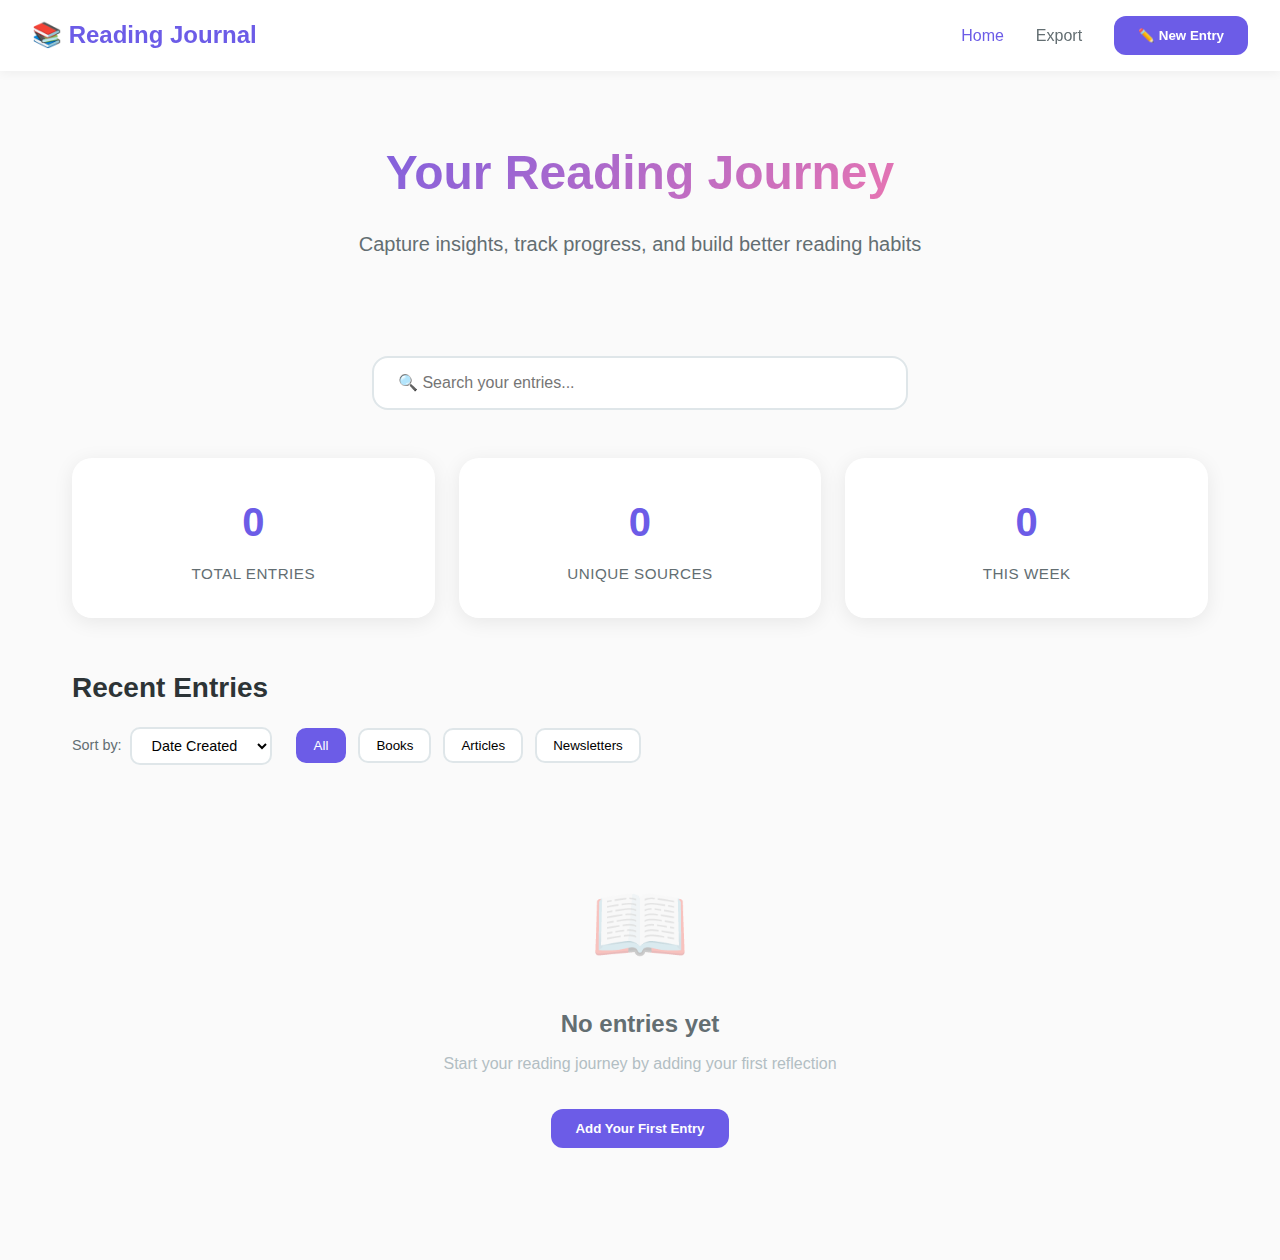
<file: Recently read/frontend/index.html>
<!DOCTYPE html>
<html lang="en">
<head>
    <meta charset="UTF-8">
    <meta name="viewport" content="width=device-width, initial-scale=1.0">
    <title>Reading Journal</title>
    <link rel="stylesheet" href="css/modern-styles.css">
</head>
<body>
    <!-- Header -->
    <header class="header">
        <div class="logo">
            📚 Reading Journal
        </div>
        <nav class="nav">
            <a class="nav-link active" data-view="home">Home</a>
            <a class="nav-link" data-view="export">Export</a>
            <button class="btn-new-entry" id="newEntryBtn">
                ✏️ New Entry
            </button>
        </nav>
    </header>

    <!-- Main Content -->
    <main id="mainContent">
        <!-- Home View -->
        <div id="homeView" class="view active">
        <!-- Hero -->
        <section class="hero">
            <h1>Your Reading Journey</h1>
            <p>Capture insights, track progress, and build better reading habits</p>
        </section>

        <!-- Search -->
        <div class="search-container">
            <input type="text" 
                   class="search-box" 
                   id="searchBox"
                   placeholder="🔍 Search your entries...">
        </div>

        <!-- Stats -->
        <div class="stats-grid">
            <div class="stat-card">
                <div class="stat-number" id="totalEntries">0</div>
                <div class="stat-label">Total Entries</div>
            </div>
            <div class="stat-card">
                <div class="stat-number" id="uniqueSources">0</div>
                <div class="stat-label">Unique Sources</div>
            </div>
            <div class="stat-card">
                <div class="stat-number" id="thisWeek">0</div>
                <div class="stat-label">This Week</div>
            </div>
        </div>

        <!-- Entries Section -->
        <section class="entries-section">
            <div class="section-header">
                <h2 class="section-title">Recent Entries</h2>
                <div class="header-controls">
                    <div class="sort-toggle">
                        <label class="toggle-label">Sort by:</label>
                        <select id="sortToggle" class="sort-select">
                            <option value="created">Date Created</option>
                            <option value="edited">Last Edited</option>
                        </select>
                    </div>
                    <div class="filter-buttons" id="filterButtons">
                        <button class="filter-btn active" data-filter="all">All</button>
                        <button class="filter-btn" data-filter="Book">Books</button>
                        <button class="filter-btn" data-filter="Article">Articles</button>
                        <button class="filter-btn" data-filter="Newsletter">Newsletters</button>
                    </div>
                </div>
            </div>

            <div class="entries-grid" id="entriesGrid">
                <!-- Entries will be rendered here -->
            </div>
        </section>
        </div>
        <!-- End Home View -->

        <!-- Entry Detail View (Notion-like page) -->
        <div id="entryDetailView" class="view">
            <div class="detail-header">
                <button class="back-btn" id="backBtn">← Back to Entries</button>
                <div class="detail-actions">
                    <button class="btn-icon" id="detailEditBtn" title="Edit">✏️</button>
                    <button class="btn-icon" id="detailDeleteBtn" title="Delete">🗑️</button>
                </div>
            </div>

            <div class="detail-container">
                <!-- Main Content -->
                <div class="detail-main">
                    <div class="detail-title-section">
                        <div class="detail-type" id="detailType"></div>
                        <h1 class="detail-title" id="detailTitle"></h1>
                        <div class="detail-author" id="detailAuthor"></div>
                        <div class="detail-meta">
                            <span id="detailDate"></span>
                            <span id="detailEdited"></span>
                        </div>
                    </div>

                    <div class="detail-rating-section" id="ratingSection">
                        <label>Rating:</label>
                        <div class="rating-stars" id="ratingStars"></div>
                    </div>

                    <div class="detail-section">
                        <h3>Initial Reflection</h3>
                        <div class="reflection-content" id="detailReflection"></div>
                    </div>

                    <div class="detail-section">
                        <h3>Additional Notes</h3>
                        <textarea class="detail-textarea" 
                                  id="additionalNotes" 
                                  placeholder="Add more thoughts, observations, or context..."></textarea>
                    </div>

                    <div class="detail-section">
                        <h3>Key Takeaways</h3>
                        <div class="takeaways-list" id="takeawaysList"></div>
                        <div class="add-item-input">
                            <input type="text" 
                                   id="newTakeaway" 
                                   placeholder="Add a key takeaway..."
                                   class="inline-input">
                            <button class="btn-add" id="addTakeawayBtn">Add</button>
                        </div>
                    </div>

                    <div class="detail-section">
                        <h3>Related Links</h3>
                        <div class="links-list" id="linksList"></div>
                        <div class="add-link-inputs">
                            <input type="url" 
                                   id="newLinkUrl" 
                                   placeholder="URL"
                                   class="inline-input">
                            <input type="text" 
                                   id="newLinkTitle" 
                                   placeholder="Title (optional)"
                                   class="inline-input">
                            <button class="btn-add" id="addLinkBtn">Add Link</button>
                        </div>
                    </div>
                </div>

                <!-- Sidebar -->
                <div class="detail-sidebar">
                    <div class="sidebar-section">
                        <h4>Tags</h4>
                        <div class="tags-container" id="tagsContainer"></div>
                        <div class="add-item-input">
                            <input type="text" 
                                   id="newTag" 
                                   placeholder="Add tag..."
                                   class="inline-input">
                            <button class="btn-add-small" id="addTagBtn">+</button>
                        </div>
                    </div>

                    <div class="sidebar-section">
                        <h4>Progress</h4>
                        <select id="progressSelect" class="progress-select">
                            <option value="">Not started</option>
                            <option value="reading">Reading</option>
                            <option value="completed">Completed</option>
                            <option value="paused">Paused</option>
                        </select>
                    </div>

                    <div class="sidebar-section">
                        <h4>Info</h4>
                        <div class="info-item">
                            <span class="info-label">Created:</span>
                            <span id="sidebarCreated"></span>
                        </div>
                        <div class="info-item">
                            <span class="info-label">Last edited:</span>
                            <span id="sidebarEdited"></span>
                        </div>
                        <div class="info-item">
                            <span class="info-label">Edit count:</span>
                            <span id="sidebarEditCount"></span>
                        </div>
                    </div>
                </div>
            </div>
        </div>
        <!-- End Entry Detail View -->
    </main>

    <!-- Add Entry Modal -->
    <div class="modal" id="entryModal">
        <div class="modal-content">
            <div class="modal-header">
                <h2 class="modal-title" id="modalTitle">Add New Entry</h2>
                <button class="close-btn" id="closeModalBtn">✕</button>
            </div>
            <div class="modal-body">
                <form id="entryForm">
                    <input type="hidden" id="entryId">
                    
                    <!-- Step 1: Choose Media Type -->
                    <div id="step1" class="form-step active">
                        <div class="step-title">What are you reading?</div>
                        <div class="media-type-grid">
                            <div class="media-type-card" data-type="Book" onclick="app.selectMediaType('Book')">
                                <div class="media-icon">📚</div>
                                <div class="media-label">Book</div>
                            </div>
                            <div class="media-type-card" data-type="Article" onclick="app.selectMediaType('Article')">
                                <div class="media-icon">📰</div>
                                <div class="media-label">Article</div>
                            </div>
                            <div class="media-type-card" data-type="Newsletter" onclick="app.selectMediaType('Newsletter')">
                                <div class="media-icon">✉️</div>
                                <div class="media-label">Newsletter</div>
                            </div>
                            <div class="media-type-card" data-type="Research Paper" onclick="app.selectMediaType('Research Paper')">
                                <div class="media-icon">🔬</div>
                                <div class="media-label">Research Paper</div>
                            </div>
                            <div class="media-type-card" data-type="Blog Post" onclick="app.selectMediaType('Blog Post')">
                                <div class="media-icon">💭</div>
                                <div class="media-label">Blog Post</div>
                            </div>
                            <div class="media-type-card" data-type="Other" onclick="app.selectMediaType('Other')">
                                <div class="media-icon">📝</div>
                                <div class="media-label">Other</div>
                            </div>
                        </div>
                    </div>

                    <!-- Step 2: Media-Specific Fields -->
                    <div id="step2" class="form-step">
                        <button type="button" class="back-to-step1" onclick="app.backToStep1()">← Back</button>
                        
                        <div class="selected-media-badge">
                            <span id="selectedMediaIcon"></span>
                            <span id="selectedMediaText"></span>
                        </div>

                        <!-- Book Fields -->
                        <div id="bookFields" class="media-fields">
                            <div class="form-group">
                                <label class="form-label">Book Title *</label>
                                <input type="text" 
                                       class="form-input" 
                                       id="bookTitle" 
                                       placeholder="e.g., Atomic Habits"
                                       maxlength="200">
                            </div>

                            <div class="form-group">
                                <label class="form-label">Author *</label>
                                <input type="text" 
                                       class="form-input" 
                                       id="bookAuthor" 
                                       placeholder="e.g., James Clear"
                                       maxlength="100">
                            </div>

                            <div class="form-group">
                                <label class="form-label">ISBN (Optional)</label>
                                <input type="text" 
                                       class="form-input" 
                                       id="bookISBN" 
                                       placeholder="e.g., 978-0735211292">
                            </div>

                            <div class="form-group">
                                <label class="form-label">Publisher (Optional)</label>
                                <input type="text" 
                                       class="form-input" 
                                       id="bookPublisher" 
                                       placeholder="e.g., Penguin Random House">
                            </div>
                        </div>

                        <!-- Article Fields -->
                        <div id="articleFields" class="media-fields">
                            <div class="form-group">
                                <label class="form-label">Article Title *</label>
                                <input type="text" 
                                       class="form-input" 
                                       id="articleTitle" 
                                       placeholder="e.g., The Future of AI"
                                       maxlength="200">
                            </div>

                            <div class="form-group">
                                <label class="form-label">URL/Link (Optional)</label>
                                <input type="url" 
                                       class="form-input" 
                                       id="articleURL" 
                                       placeholder="https://...">
                            </div>

                            <div class="form-group">
                                <label class="form-label">Author (Optional)</label>
                                <input type="text" 
                                       class="form-input" 
                                       id="articleAuthor" 
                                       placeholder="Author name"
                                       maxlength="100">
                            </div>

                            <div class="form-group">
                                <label class="form-label">Publication (Optional)</label>
                                <input type="text" 
                                       class="form-input" 
                                       id="articlePublication" 
                                       placeholder="e.g., The Atlantic, Medium">
                            </div>
                        </div>

                        <!-- Newsletter/Substack Fields -->
                        <div id="newsletterFields" class="media-fields">
                            <div class="form-group">
                                <label class="form-label">Newsletter Title *</label>
                                <input type="text" 
                                       class="form-input" 
                                       id="newsletterTitle" 
                                       placeholder="e.g., The Daily Brief"
                                       maxlength="200">
                            </div>

                            <div class="form-group">
                                <label class="form-label">Newsletter Name/Author *</label>
                                <input type="text" 
                                       class="form-input" 
                                       id="newsletterAuthor" 
                                       placeholder="e.g., Paul Graham, Morning Brew"
                                       maxlength="100">
                            </div>

                            <div class="form-group">
                                <label class="form-label">URL (Optional)</label>
                                <input type="url" 
                                       class="form-input" 
                                       id="newsletterURL" 
                                       placeholder="https://...">
                            </div>
                        </div>

                        <!-- Research Paper Fields -->
                        <div id="researchFields" class="media-fields">
                            <div class="form-group">
                                <label class="form-label">Paper Title *</label>
                                <input type="text" 
                                       class="form-input" 
                                       id="researchTitle" 
                                       placeholder="Full paper title"
                                       maxlength="300">
                            </div>

                            <div class="form-group">
                                <label class="form-label">Authors *</label>
                                <input type="text" 
                                       class="form-input" 
                                       id="researchAuthors" 
                                       placeholder="e.g., Smith, J., Jones, K."
                                       maxlength="200">
                            </div>

                            <div class="form-group">
                                <label class="form-label">Journal/Conference (Optional)</label>
                                <input type="text" 
                                       class="form-input" 
                                       id="researchJournal" 
                                       placeholder="e.g., Nature, ACM">
                            </div>

                            <div class="form-group">
                                <label class="form-label">DOI or URL (Optional)</label>
                                <input type="text" 
                                       class="form-input" 
                                       id="researchDOI" 
                                       placeholder="DOI: 10.1234/... or URL">
                            </div>
                        </div>

                        <!-- Blog Post Fields -->
                        <div id="blogFields" class="media-fields">
                            <div class="form-group">
                                <label class="form-label">Post Title *</label>
                                <input type="text" 
                                       class="form-input" 
                                       id="blogTitle" 
                                       placeholder="Blog post title"
                                       maxlength="200">
                            </div>

                            <div class="form-group">
                                <label class="form-label">URL *</label>
                                <input type="url" 
                                       class="form-input" 
                                       id="blogURL" 
                                       placeholder="https://...">
                            </div>

                            <div class="form-group">
                                <label class="form-label">Author/Blog Name (Optional)</label>
                                <input type="text" 
                                       class="form-input" 
                                       id="blogAuthor" 
                                       placeholder="Author or blog name"
                                       maxlength="100">
                            </div>
                        </div>

                        <!-- Other Fields -->
                        <div id="otherFields" class="media-fields">
                            <div class="form-group">
                                <label class="form-label">Title *</label>
                                <input type="text" 
                                       class="form-input" 
                                       id="otherTitle" 
                                       placeholder="What did you read/watch?"
                                       maxlength="200">
                            </div>

                            <div class="form-group">
                                <label class="form-label">Source/Author (Optional)</label>
                                <input type="text" 
                                       class="form-input" 
                                       id="otherAuthor" 
                                       placeholder="Who created this?"
                                       maxlength="100">
                            </div>

                            <div class="form-group">
                                <label class="form-label">Link (Optional)</label>
                                <input type="url" 
                                       class="form-input" 
                                       id="otherURL" 
                                       placeholder="https://...">
                            </div>
                        </div>

                        <!-- Common Reflection Field for All Types -->
                        <div class="form-group">
                            <label class="form-label">Your Reflection *</label>
                            <textarea class="form-textarea" 
                                      id="reflection" 
                                      placeholder="What did you learn? What were the key insights? How does this connect to what you already know?"
                                      required
                                      maxlength="5000"></textarea>
                            <div class="char-counter">
                                <span id="charCount">0</span> / 5000
                            </div>
                        </div>

                        <button type="submit" class="btn-primary" id="submitBtn">Save Entry</button>
                    </div>
                </form>
            </div>
        </div>
    </div>

    <!-- Toast Notification -->
    <div class="toast" id="toast">
        <span id="toastMessage"></span>
    </div>

    <!-- Load Scripts in Correct Order -->
    <!-- 1. Load Entry model first -->
    <script src="../backend/models/Entry.js"></script>
    
    <!-- 2. Load Storage service (no dependencies) -->
    <script src="../backend/services/StorageService.js"></script>
    
    <!-- 3. Load Data service (needs Entry and StorageService) -->
    <script src="../backend/services/DataService.js"></script>
    
    <!-- 4. Load Export service (needs DataService) -->
    <script src="../backend/services/ExportService.js"></script>
    
    <!-- 5. Load Validation service (optional, if you have it) -->
    <script src="../backend/services/ValidationService.js"></script>
    
    <!-- 6. Finally load the main app (needs all services) -->
    <script src="js/modern-app.js"></script>
</body>
</html>
</file>
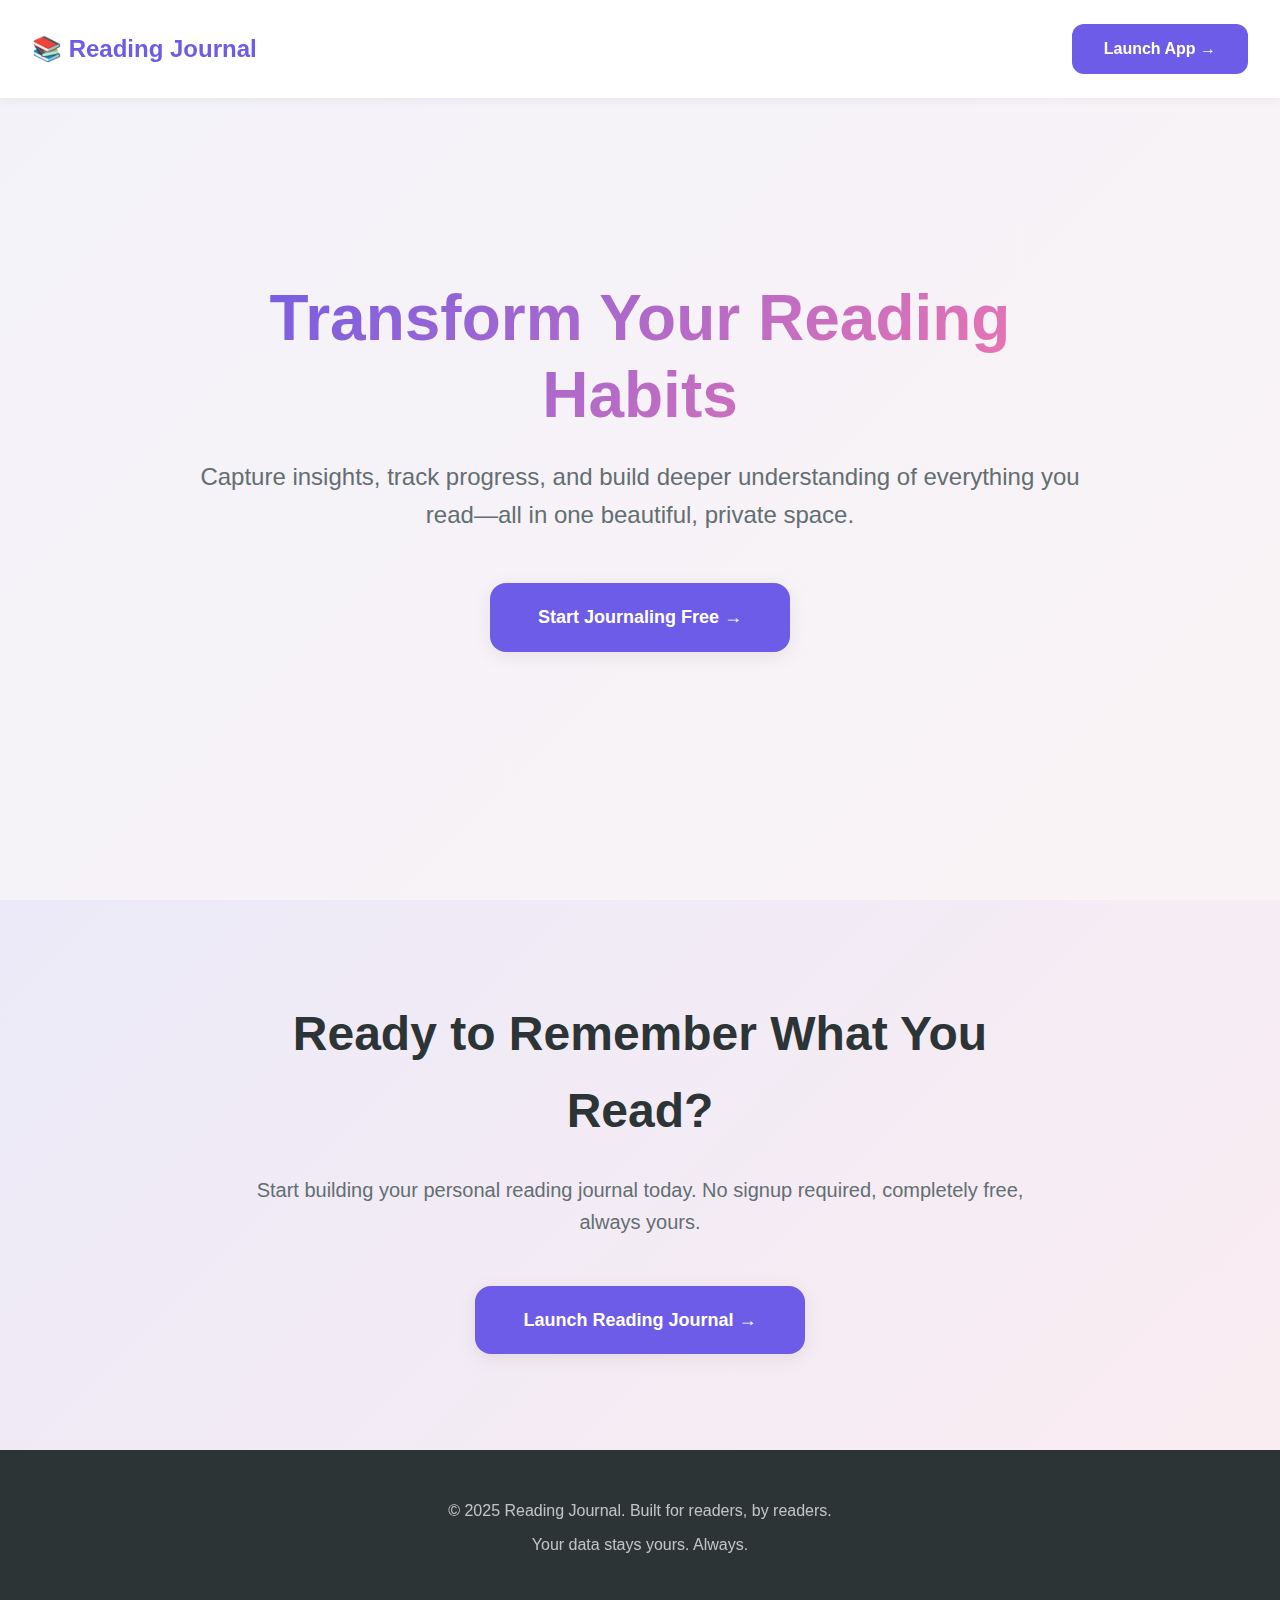
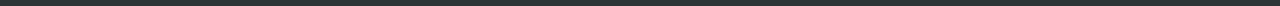
<file: Recently read/frontend/landing.html>
<!DOCTYPE html>
<html lang="en">
<head>
    <meta charset="UTF-8">
    <meta name="viewport" content="width=device-width, initial-scale=1.0">
    <title>Reading Journal - Capture Your Reading Journey</title>
    <style>
        * {
            margin: 0;
            padding: 0;
            box-sizing: border-box;
        }

        :root {
            --primary: #6C5CE7;
            --primary-dark: #5B4BC4;
            --secondary: #A29BFE;
            --accent: #FD79A8;
            --success: #00B894;
            --bg-primary: #FAFAFA;
            --bg-secondary: #FFFFFF;
            --text-primary: #2D3436;
            --text-secondary: #636E72;
            --text-muted: #B2BEC3;
            --shadow: 0 4px 20px rgba(0, 0, 0, 0.08);
            --shadow-lg: 0 10px 40px rgba(0, 0, 0, 0.12);
        }

        body {
            font-family: -apple-system, BlinkMacSystemFont, 'Inter', 'Segoe UI', Roboto, sans-serif;
            background: var(--bg-primary);
            color: var(--text-primary);
            line-height: 1.6;
            overflow-x: hidden;
        }

        /* Navigation */
        .nav {
            background: var(--bg-secondary);
            padding: 1.5rem 2rem;
            display: flex;
            justify-content: space-between;
            align-items: center;
            box-shadow: 0 2px 10px rgba(0, 0, 0, 0.05);
            position: fixed;
            top: 0;
            left: 0;
            right: 0;
            z-index: 100;
        }

        .logo {
            font-size: 1.5rem;
            font-weight: 700;
            color: var(--primary);
            display: flex;
            align-items: center;
            gap: 0.5rem;
        }

        .nav-links {
            display: flex;
            gap: 2rem;
            align-items: center;
        }

        .nav-link {
            color: var(--text-secondary);
            text-decoration: none;
            font-weight: 500;
            transition: color 0.3s;
        }

        .nav-link:hover {
            color: var(--primary);
        }

        .btn-launch {
            background: var(--primary);
            color: white;
            padding: 0.75rem 2rem;
            border-radius: 12px;
            text-decoration: none;
            font-weight: 600;
            transition: all 0.3s;
            display: inline-block;
        }

        .btn-launch:hover {
            background: var(--primary-dark);
            transform: translateY(-2px);
            box-shadow: var(--shadow);
        }

        /* Hero Section */
        .hero {
            min-height: 100vh;
            display: flex;
            align-items: center;
            justify-content: center;
            text-align: center;
            padding: 6rem 2rem 4rem;
            background: linear-gradient(135deg, rgba(108, 92, 231, 0.05), rgba(253, 121, 168, 0.05));
        }

        .hero-content {
            max-width: 900px;
        }

        .hero h1 {
            font-size: 4rem;
            font-weight: 900;
            margin-bottom: 1.5rem;
            background: linear-gradient(135deg, var(--primary), var(--accent));
            -webkit-background-clip: text;
            -webkit-text-fill-color: transparent;
            background-clip: text;
            line-height: 1.2;
        }

        .hero-subtitle {
            font-size: 1.5rem;
            color: var(--text-secondary);
            margin-bottom: 3rem;
            line-height: 1.6;
        }

        .hero-cta {
            display: flex;
            gap: 1.5rem;
            justify-content: center;
            flex-wrap: wrap;
        }

        .btn-primary {
            background: var(--primary);
            color: white;
            padding: 1.25rem 3rem;
            border-radius: 16px;
            text-decoration: none;
            font-weight: 700;
            font-size: 1.125rem;
            transition: all 0.3s;
            display: inline-block;
            box-shadow: var(--shadow);
        }

        .btn-primary:hover {
            background: var(--primary-dark);
            transform: translateY(-4px);
            box-shadow: var(--shadow-lg);
        }

        .btn-secondary {
            background: var(--bg-secondary);
            color: var(--primary);
            padding: 1.25rem 3rem;
            border-radius: 16px;
            text-decoration: none;
            font-weight: 700;
            font-size: 1.125rem;
            transition: all 0.3s;
            display: inline-block;
            border: 2px solid var(--primary);
        }

        .btn-secondary:hover {
            background: var(--primary);
            color: white;
            transform: translateY(-4px);
            box-shadow: var(--shadow-lg);
        }

        /* Features Section */
        .features {
            padding: 6rem 2rem;
            max-width: 1200px;
            margin: 0 auto;
        }

        .features-header {
            text-align: center;
            margin-bottom: 4rem;
        }

        .features-header h2 {
            font-size: 2.5rem;
            font-weight: 800;
            margin-bottom: 1rem;
            color: var(--text-primary);
        }

        .features-header p {
            font-size: 1.25rem;
            color: var(--text-secondary);
        }

        .features-grid {
            display: grid;
            grid-template-columns: repeat(auto-fit, minmax(300px, 1fr));
            gap: 3rem;
        }

        .feature-card {
            background: var(--bg-secondary);
            padding: 2.5rem;
            border-radius: 24px;
            box-shadow: var(--shadow);
            transition: all 0.3s;
            text-align: center;
        }

        .feature-card:hover {
            transform: translateY(-8px);
            box-shadow: var(--shadow-lg);
        }

        .feature-icon {
            font-size: 3.5rem;
            margin-bottom: 1.5rem;
            display: block;
        }

        .feature-card h3 {
            font-size: 1.5rem;
            margin-bottom: 1rem;
            color: var(--text-primary);
        }

        .feature-card p {
            color: var(--text-secondary);
            line-height: 1.7;
        }

        /* Benefits Section */
        .benefits {
            padding: 6rem 2rem;
            background: var(--bg-secondary);
        }

        .benefits-content {
            max-width: 1200px;
            margin: 0 auto;
            display: grid;
            grid-template-columns: 1fr 1fr;
            gap: 4rem;
            align-items: center;
        }

        .benefits-text h2 {
            font-size: 2.5rem;
            font-weight: 800;
            margin-bottom: 1.5rem;
            color: var(--text-primary);
        }

        .benefit-item {
            display: flex;
            gap: 1rem;
            margin-bottom: 1.5rem;
            align-items: flex-start;
        }

        .benefit-icon {
            font-size: 1.5rem;
            flex-shrink: 0;
        }

        .benefit-item h4 {
            font-size: 1.125rem;
            margin-bottom: 0.5rem;
            color: var(--text-primary);
        }

        .benefit-item p {
            color: var(--text-secondary);
            line-height: 1.6;
        }

        .benefits-visual {
            background: linear-gradient(135deg, var(--primary), var(--secondary));
            border-radius: 24px;
            padding: 3rem;
            color: white;
            display: flex;
            align-items: center;
            justify-content: center;
            min-height: 400px;
        }

        .visual-content {
            text-align: center;
        }

        .visual-content .stat {
            font-size: 4rem;
            font-weight: 900;
            margin-bottom: 0.5rem;
        }

        .visual-content .stat-label {
            font-size: 1.25rem;
            opacity: 0.9;
        }

        /* CTA Section */
        .cta {
            padding: 6rem 2rem;
            text-align: center;
            background: linear-gradient(135deg, rgba(108, 92, 231, 0.1), rgba(253, 121, 168, 0.1));
        }

        .cta-content {
            max-width: 800px;
            margin: 0 auto;
        }

        .cta h2 {
            font-size: 3rem;
            font-weight: 800;
            margin-bottom: 1.5rem;
            color: var(--text-primary);
        }

        .cta p {
            font-size: 1.25rem;
            color: var(--text-secondary);
            margin-bottom: 3rem;
        }

        /* Footer */
        .footer {
            background: var(--text-primary);
            color: white;
            padding: 3rem 2rem;
            text-align: center;
        }

        .footer p {
            opacity: 0.7;
        }

        /* Responsive */
        @media (max-width: 768px) {
            .hero h1 {
                font-size: 2.5rem;
            }

            .hero-subtitle {
                font-size: 1.125rem;
            }

            .hero-cta {
                flex-direction: column;
            }

            .btn-primary, .btn-secondary {
                width: 100%;
                text-align: center;
            }

            .features-grid {
                grid-template-columns: 1fr;
            }

            .benefits-content {
                grid-template-columns: 1fr;
            }

            .benefits-visual {
                order: -1;
            }

            .nav-links {
                gap: 1rem;
            }

            .nav-link {
                display: none;
            }

            .cta h2 {
                font-size: 2rem;
            }

            .features-header h2 {
                font-size: 2rem;
            }

            .benefits-text h2 {
                font-size: 2rem;
            }
        }

        /* Animations */
        @keyframes fadeInUp {
            from {
                opacity: 0;
                transform: translateY(30px);
            }
            to {
                opacity: 1;
                transform: translateY(0);
            }
        }

        .hero-content {
            animation: fadeInUp 0.8s ease-out;
        }

        .feature-card {
            animation: fadeInUp 0.8s ease-out;
            animation-fill-mode: both;
        }

        .feature-card:nth-child(1) { animation-delay: 0.1s; }
        .feature-card:nth-child(2) { animation-delay: 0.2s; }
        .feature-card:nth-child(3) { animation-delay: 0.3s; }
        .feature-card:nth-child(4) { animation-delay: 0.4s; }
        .feature-card:nth-child(5) { animation-delay: 0.5s; }
        .feature-card:nth-child(6) { animation-delay: 0.6s; }
    </style>
</head>
<body>
    <!-- Navigation -->
    <nav class="nav">
        <div class="logo">
            📚 Reading Journal
        </div>
        <div class="nav-links">
            <a href="modern-index.html" class="btn-launch">Launch App →</a>
        </div>
    </nav>

    <!-- Hero Section -->
    <section class="hero">
        <div class="hero-content">
            <h1>Transform Your Reading Habits</h1>
            <p class="hero-subtitle">
                Capture insights, track progress, and build deeper understanding 
                of everything you read—all in one beautiful, private space.
            </p>
            <div class="hero-cta">
                <a href="modern-index.html" class="btn-primary">Start Journaling Free →</a>
            </div>
        </div>
    </section>

    <!-- CTA Section -->
    <section class="cta">
        <div class="cta-content">
            <h2>Ready to Remember What You Read?</h2>
            <p>
                Start building your personal reading journal today. 
                No signup required, completely free, always yours.
            </p>
            <a href="modern-index.html" class="btn-primary">Launch Reading Journal →</a>
        </div>
    </section>

    <!-- Footer -->
    <footer class="footer">
        <p>&copy; 2025 Reading Journal. Built for readers, by readers.</p>
        <p style="margin-top: 0.5rem;">Your data stays yours. Always.</p>
    </footer>

    <script>
        // Smooth scroll for anchor links
        document.querySelectorAll('a[href^="#"]').forEach(anchor => {
            anchor.addEventListener('click', function (e) {
                e.preventDefault();
                const target = document.querySelector(this.getAttribute('href'));
                if (target) {
                    target.scrollIntoView({
                        behavior: 'smooth',
                        block: 'start'
                    });
                }
            });
        });
    </script>
</body>
</html>
</file>
<file: Recently read/frontend/css/modern-styles.css>
/* Modern Reading Journal Styles */

* {
  margin: 0;
  padding: 0;
  box-sizing: border-box;
}

:root {
  --primary: #6c5ce7;
  --primary-dark: #5b4bc4;
  --secondary: #a29bfe;
  --accent: #fd79a8;
  --success: #00b894;
  --bg-primary: #fafafa;
  --bg-secondary: #ffffff;
  --text-primary: #2d3436;
  --text-secondary: #636e72;
  --text-muted: #b2bec3;
  --border: #dfe6e9;
  --shadow: 0 4px 20px rgba(0, 0, 0, 0.08);
  --shadow-lg: 0 10px 40px rgba(0, 0, 0, 0.12);
}

body {
  font-family: -apple-system, BlinkMacSystemFont, "Inter", "Segoe UI", Roboto,
    sans-serif;
  background: var(--bg-primary);
  color: var(--text-primary);
  line-height: 1.6;
  overflow-x: hidden;
}

/* Header Navigation */
.header {
  background: var(--bg-secondary);
  padding: 1rem 2rem;
  display: flex;
  justify-content: space-between;
  align-items: center;
  box-shadow: 0 2px 10px rgba(0, 0, 0, 0.05);
  position: sticky;
  top: 0;
  z-index: 100;
}

.logo {
  font-size: 1.5rem;
  font-weight: 700;
  color: var(--primary);
  display: flex;
  align-items: center;
  gap: 0.5rem;
}

.nav {
  display: flex;
  gap: 2rem;
  align-items: center;
}

.nav-link {
  color: var(--text-secondary);
  text-decoration: none;
  font-weight: 500;
  transition: color 0.3s;
  cursor: pointer;
}

.nav-link:hover,
.nav-link.active {
  color: var(--primary);
}

.btn-new-entry {
  background: var(--primary);
  color: white;
  border: none;
  padding: 0.75rem 1.5rem;
  border-radius: 12px;
  font-weight: 600;
  cursor: pointer;
  transition: all 0.3s;
}

.btn-new-entry:hover {
  background: var(--primary-dark);
  transform: translateY(-2px);
  box-shadow: var(--shadow);
}

/* Hero Section */
.hero {
  text-align: center;
  padding: 4rem 2rem 2rem;
  max-width: 800px;
  margin: 0 auto;
}

.hero h1 {
  font-size: 3rem;
  font-weight: 800;
  margin-bottom: 1rem;
  background: linear-gradient(135deg, var(--primary), var(--accent));
  -webkit-background-clip: text;
  -webkit-text-fill-color: transparent;
  background-clip: text;
}

.hero p {
  font-size: 1.25rem;
  color: var(--text-secondary);
  margin-bottom: 2rem;
}

/* Search Bar */
.search-container {
  max-width: 600px;
  margin: 2rem auto;
  padding: 0 2rem;
}

.search-box {
  width: 100%;
  padding: 1rem 1.5rem;
  border: 2px solid var(--border);
  border-radius: 16px;
  font-size: 1rem;
  background: var(--bg-secondary);
  transition: all 0.3s;
}

.search-box:focus {
  outline: none;
  border-color: var(--primary);
  box-shadow: 0 0 0 4px rgba(108, 92, 231, 0.1);
}

/* Stats Dashboard */
.stats-grid {
  display: grid;
  grid-template-columns: repeat(auto-fit, minmax(200px, 1fr));
  gap: 1.5rem;
  max-width: 1200px;
  margin: 3rem auto;
  padding: 0 2rem;
}

.stat-card {
  background: var(--bg-secondary);
  padding: 2rem;
  border-radius: 20px;
  box-shadow: var(--shadow);
  text-align: center;
  transition: transform 0.3s, box-shadow 0.3s;
}

.stat-card:hover {
  transform: translateY(-5px);
  box-shadow: var(--shadow-lg);
}

.stat-number {
  font-size: 2.5rem;
  font-weight: 800;
  color: var(--primary);
  margin-bottom: 0.5rem;
}

.stat-label {
  color: var(--text-secondary);
  font-size: 0.95rem;
  font-weight: 500;
  text-transform: uppercase;
  letter-spacing: 0.5px;
}

/* Entries Grid */
.entries-section {
  max-width: 1200px;
  margin: 3rem auto;
  padding: 0 2rem;
}

.section-header {
  display: flex;
  justify-content: space-between;
  align-items: center;
  margin-bottom: 2rem;
  flex-wrap: wrap;
  gap: 1rem;
}

.section-title {
  font-size: 1.75rem;
  font-weight: 700;
}

.header-controls {
  display: flex;
  gap: 1.5rem;
  align-items: center;
  flex-wrap: wrap;
}

.sort-toggle {
  display: flex;
  align-items: center;
  gap: 0.5rem;
}

.toggle-label {
  font-size: 0.9rem;
  color: var(--text-secondary);
  font-weight: 500;
}

.sort-select {
  padding: 0.5rem 1rem;
  border: 2px solid var(--border);
  background: var(--bg-secondary);
  border-radius: 10px;
  font-weight: 500;
  cursor: pointer;
  transition: all 0.3s;
  font-size: 0.9rem;
}

.sort-select:focus {
  outline: none;
  border-color: var(--primary);
}

.sort-select:hover {
  border-color: var(--primary);
}

.filter-buttons {
  display: flex;
  gap: 0.75rem;
}

.filter-btn {
  padding: 0.5rem 1rem;
  border: 2px solid var(--border);
  background: var(--bg-secondary);
  border-radius: 10px;
  font-weight: 500;
  cursor: pointer;
  transition: all 0.3s;
}

.filter-btn:hover,
.filter-btn.active {
  border-color: var(--primary);
  background: var(--primary);
  color: white;
}

.entries-grid {
  display: grid;
  grid-template-columns: repeat(auto-fill, minmax(320px, 1fr));
  gap: 2rem;
  margin-bottom: 3rem;
}

.entry-card {
  background: var(--bg-secondary);
  border-radius: 20px;
  overflow: hidden;
  box-shadow: var(--shadow);
  transition: all 0.3s;
  cursor: pointer;
  position: relative;
}

.entry-card:hover {
  transform: translateY(-8px);
  box-shadow: var(--shadow-lg);
}

.entry-header {
  padding: 1.5rem;
  background: linear-gradient(135deg, var(--primary), var(--secondary));
  color: white;
}

.entry-type {
  font-size: 0.75rem;
  font-weight: 600;
  text-transform: uppercase;
  letter-spacing: 1px;
  opacity: 0.9;
  margin-bottom: 0.5rem;
}

.entry-title {
  font-size: 1.25rem;
  font-weight: 700;
  margin-bottom: 0.25rem;
}

.entry-author {
  font-size: 0.9rem;
  opacity: 0.9;
}

.entry-body {
  padding: 1.5rem;
}

.entry-reflection {
  color: var(--text-secondary);
  line-height: 1.6;
  margin-bottom: 1rem;
  display: -webkit-box;
  -webkit-line-clamp: 3;
  -webkit-box-orient: vertical;
  overflow: hidden;
}

.entry-footer {
  display: flex;
  justify-content: space-between;
  align-items: center;
  padding: 1rem 1.5rem;
  border-top: 1px solid var(--border);
}

.entry-date-info {
  display: flex;
  flex-direction: column;
  gap: 0.25rem;
}

.entry-date {
  font-size: 0.85rem;
  color: var(--text-muted);
}

.entry-edited {
  font-size: 0.75rem;
  color: var(--text-muted);
  font-style: italic;
}

.entry-edited-badge {
  display: inline-block;
  background: var(--secondary);
  color: white;
  padding: 0.15rem 0.5rem;
  border-radius: 4px;
  font-size: 0.7rem;
  font-weight: 600;
  margin-left: 0.25rem;
}

.entry-actions {
  display: flex;
  gap: 0.5rem;
}

.action-btn {
  background: none;
  border: none;
  padding: 0.5rem;
  border-radius: 8px;
  cursor: pointer;
  transition: background 0.2s;
  font-size: 1.1rem;
}

.action-btn:hover {
  background: var(--bg-primary);
}

/* Empty State */
.empty-state {
  text-align: center;
  padding: 4rem 2rem;
}

.empty-icon {
  font-size: 5rem;
  margin-bottom: 1rem;
  opacity: 0.3;
}

.empty-state h3 {
  font-size: 1.5rem;
  margin-bottom: 0.5rem;
  color: var(--text-secondary);
}

.empty-state p {
  color: var(--text-muted);
  margin-bottom: 2rem;
}

/* Modal */
.modal {
  display: none;
  position: fixed;
  top: 0;
  left: 0;
  right: 0;
  bottom: 0;
  background: rgba(0, 0, 0, 0.6);
  z-index: 1000;
  align-items: center;
  justify-content: center;
  backdrop-filter: blur(4px);
}

.modal.active {
  display: flex;
}

.modal-content {
  background: var(--bg-secondary);
  border-radius: 24px;
  max-width: 700px;
  width: 90%;
  max-height: 90vh;
  overflow-y: auto;
  box-shadow: var(--shadow-lg);
  animation: slideUp 0.3s ease-out;
}

@keyframes slideUp {
  from {
    opacity: 0;
    transform: translateY(50px);
  }
  to {
    opacity: 1;
    transform: translateY(0);
  }
}

.modal-header {
  padding: 2rem;
  border-bottom: 1px solid var(--border);
  display: flex;
  justify-content: space-between;
  align-items: center;
}

.modal-title {
  font-size: 1.75rem;
  font-weight: 700;
}

.close-btn {
  background: none;
  border: none;
  font-size: 1.5rem;
  cursor: pointer;
  color: var(--text-muted);
  transition: color 0.2s;
}

.close-btn:hover {
  color: var(--text-primary);
}

.modal-body {
  padding: 2rem;
}

/* Multi-Step Form */
.form-step {
  display: none !important;
}

.form-step.active {
  display: block !important;
}

.step-title {
  font-size: 1.5rem;
  font-weight: 700;
  text-align: center;
  margin-bottom: 2rem;
  color: var(--text-primary);
}

.media-type-grid {
  display: grid;
  grid-template-columns: repeat(auto-fit, minmax(140px, 1fr));
  gap: 1rem;
  margin-bottom: 1rem;
}

.media-type-card {
  background: var(--bg-secondary);
  border: 2px solid var(--border);
  border-radius: 16px;
  padding: 1.5rem;
  text-align: center;
  cursor: pointer;
  transition: all 0.3s;
}

.media-type-card:hover {
  border-color: var(--primary);
  background: rgba(108, 92, 231, 0.05);
  transform: translateY(-4px);
  box-shadow: var(--shadow);
}

.media-icon {
  font-size: 3rem;
  margin-bottom: 0.75rem;
}

.media-label {
  font-weight: 600;
  color: var(--text-primary);
  font-size: 0.95rem;
}

.back-to-step1 {
  background: none;
  border: none;
  color: var(--primary);
  font-weight: 600;
  cursor: pointer;
  padding: 0.5rem 0;
  margin-bottom: 1.5rem;
  font-size: 0.95rem;
  transition: all 0.2s;
}

.back-to-step1:hover {
  color: var(--primary-dark);
  padding-left: 0.5rem;
}

.selected-media-badge {
  display: flex;
  align-items: center;
  gap: 0.75rem;
  padding: 1rem 1.5rem;
  background: linear-gradient(135deg, var(--primary), var(--secondary));
  color: white;
  border-radius: 12px;
  margin-bottom: 2rem;
  font-weight: 600;
  font-size: 1.1rem;
}

.selected-media-badge span:first-child {
  font-size: 1.5rem;
}

.media-fields {
  display: none !important;
}

.media-fields.active {
  display: block !important;
}

.form-group {
  margin-bottom: 1.5rem;
}

.form-label {
  display: block;
  margin-bottom: 0.5rem;
  font-weight: 600;
  color: var(--text-primary);
}

.form-input,
.form-select,
.form-textarea {
  width: 100%;
  padding: 0.875rem;
  border: 2px solid var(--border);
  border-radius: 12px;
  font-size: 1rem;
  font-family: inherit;
  transition: all 0.3s;
}

.form-input:focus,
.form-select:focus,
.form-textarea:focus {
  outline: none;
  border-color: var(--primary);
  box-shadow: 0 0 0 4px rgba(108, 92, 231, 0.1);
}

.form-textarea {
  min-height: 120px;
  resize: vertical;
}

.char-counter {
  text-align: right;
  font-size: 0.85rem;
  color: var(--text-muted);
  margin-top: 0.25rem;
}

.btn-primary {
  width: 100%;
  padding: 1rem;
  background: var(--primary);
  color: white;
  border: none;
  border-radius: 12px;
  font-size: 1rem;
  font-weight: 600;
  cursor: pointer;
  transition: all 0.3s;
}

.btn-primary:hover {
  background: var(--primary-dark);
  transform: translateY(-2px);
  box-shadow: var(--shadow);
}

.btn-primary:disabled {
  background: var(--text-muted);
  cursor: not-allowed;
  transform: none;
}

/* Toast Notification */
.toast {
  position: fixed;
  bottom: 2rem;
  right: 2rem;
  background: var(--bg-secondary);
  padding: 1rem 1.5rem;
  border-radius: 12px;
  box-shadow: var(--shadow-lg);
  display: none;
  align-items: center;
  gap: 1rem;
  z-index: 2000;
  animation: slideIn 0.3s ease-out;
}

.toast.show {
  display: flex;
}

@keyframes slideIn {
  from {
    opacity: 0;
    transform: translateX(100%);
  }
  to {
    opacity: 1;
    transform: translateX(0);
  }
}

.toast.success {
  border-left: 4px solid var(--success);
}

/* Responsive */
@media (max-width: 768px) {
  .hero h1 {
    font-size: 2rem;
  }

  .hero p {
    font-size: 1rem;
  }

  .nav {
    gap: 1rem;
  }

  .nav-link {
    display: none;
  }

  .entries-grid {
    grid-template-columns: 1fr;
  }

  .stats-grid {
    grid-template-columns: 1fr;
  }

  .filter-buttons {
    flex-wrap: wrap;
  }

  .section-header {
    flex-direction: column;
    align-items: flex-start;
    gap: 1rem;
  }

  .detail-container {
    grid-template-columns: 1fr !important;
  }

  .detail-sidebar {
    order: -1;
  }
}

/* Markdown Toolbar */
.markdown-toolbar {
  display: flex;
  gap: 0.5rem;
  align-items: center;
  padding: 0.75rem;
  background: var(--bg-primary);
  border: 2px solid var(--border);
  border-bottom: none;
  border-radius: 12px 12px 0 0;
  flex-wrap: wrap;
}

.md-btn {
  background: var(--bg-secondary);
  border: 1px solid var(--border);
  padding: 0.5rem 0.75rem;
  border-radius: 6px;
  cursor: pointer;
  font-size: 0.9rem;
  transition: all 0.2s;
  display: flex;
  align-items: center;
  gap: 0.25rem;
}

.md-btn:hover {
  background: var(--primary);
  color: white;
  border-color: var(--primary);
}

.md-btn strong,
.md-btn em,
.md-btn del {
  font-size: 0.9rem;
}

.md-divider {
  width: 1px;
  height: 20px;
  background: var(--border);
  margin: 0 0.25rem;
}

/* Adjust textarea when toolbar is present */
.markdown-toolbar + .form-textarea,
.markdown-toolbar + .detail-textarea {
  border-radius: 0 0 12px 12px;
  border-top: none;
}

/* Markdown Rendered Content */
.markdown-content p {
  margin-bottom: 1rem;
}

.markdown-content strong {
  font-weight: 700;
  color: var(--text-primary);
}

.markdown-content em {
  font-style: italic;
}

.markdown-content del {
  text-decoration: line-through;
  opacity: 0.7;
}

.markdown-content code {
  background: var(--bg-primary);
  padding: 0.2rem 0.4rem;
  border-radius: 4px;
  font-family: "Courier New", monospace;
  font-size: 0.9em;
  color: var(--primary);
}

.markdown-content ul {
  margin: 1rem 0;
  padding-left: 2rem;
}

.markdown-content li {
  margin-bottom: 0.5rem;
  line-height: 1.6;
}

.markdown-content a,
.markdown-content .auto-link {
  color: var(--primary);
  text-decoration: none;
  border-bottom: 1px solid var(--primary);
  transition: all 0.2s;
}

.markdown-content a:hover,
.markdown-content .auto-link:hover {
  color: var(--primary-dark);
  border-bottom-color: var(--primary-dark);
}

/* Markdown Preview Modal */
.markdown-preview-modal {
  position: fixed;
  top: 0;
  left: 0;
  right: 0;
  bottom: 0;
  background: rgba(0, 0, 0, 0.6);
  backdrop-filter: blur(4px);
  z-index: 2000;
  display: flex;
  align-items: center;
  justify-content: center;
  padding: 2rem;
}

.markdown-preview-content {
  background: var(--bg-secondary);
  border-radius: 24px;
  max-width: 800px;
  width: 100%;
  max-height: 90vh;
  overflow: hidden;
  box-shadow: var(--shadow-lg);
  display: flex;
  flex-direction: column;
}

.markdown-preview-header {
  padding: 1.5rem 2rem;
  border-bottom: 1px solid var(--border);
  display: flex;
  justify-content: space-between;
  align-items: center;
}

.markdown-preview-header h3 {
  font-size: 1.5rem;
  font-weight: 700;
  color: var(--text-primary);
}

.close-preview {
  background: none;
  border: none;
  font-size: 1.5rem;
  cursor: pointer;
  color: var(--text-muted);
  transition: color 0.2s;
}

.close-preview:hover {
  color: var(--text-primary);
}

.markdown-preview-body {
  padding: 2rem;
  overflow-y: auto;
  flex: 1;
}

.markdown-preview-body p {
  margin-bottom: 1rem;
  line-height: 1.7;
}

.markdown-preview-body strong {
  font-weight: 700;
}

.markdown-preview-body em {
  font-style: italic;
}

.markdown-preview-body ul {
  margin: 1rem 0;
  padding-left: 2rem;
}

.markdown-preview-body li {
  margin-bottom: 0.5rem;
}

/* View Management */
.view {
  display: none;
}

.view.active {
  display: block;
}

/* Entry Detail View */
.detail-header {
  display: flex;
  justify-content: space-between;
  align-items: center;
  padding: 1.5rem 2rem;
  background: var(--bg-secondary);
  border-bottom: 1px solid var(--border);
  position: sticky;
  top: 73px;
  z-index: 50;
}

.back-btn {
  background: none;
  border: none;
  color: var(--primary);
  font-size: 1rem;
  font-weight: 600;
  cursor: pointer;
  padding: 0.5rem 1rem;
  border-radius: 8px;
  transition: all 0.2s;
}

.back-btn:hover {
  background: rgba(108, 92, 231, 0.1);
}

.detail-actions {
  display: flex;
  gap: 0.5rem;
}

.btn-icon {
  background: none;
  border: none;
  font-size: 1.25rem;
  padding: 0.5rem;
  border-radius: 8px;
  cursor: pointer;
  transition: all 0.2s;
}

.btn-icon:hover {
  background: var(--bg-primary);
}

.detail-container {
  max-width: 1400px;
  margin: 0 auto;
  padding: 2rem;
  display: grid;
  grid-template-columns: 1fr 300px;
  gap: 3rem;
}

/* Main Content */
.detail-main {
  background: var(--bg-secondary);
  border-radius: 20px;
  padding: 3rem;
  box-shadow: var(--shadow);
}

.detail-title-section {
  margin-bottom: 3rem;
}

.detail-type {
  font-size: 0.875rem;
  font-weight: 600;
  color: var(--primary);
  text-transform: uppercase;
  letter-spacing: 1px;
  margin-bottom: 1rem;
}

.detail-title {
  font-size: 2.5rem;
  font-weight: 800;
  margin-bottom: 0.5rem;
  color: var(--text-primary);
  line-height: 1.2;
}

.detail-author {
  font-size: 1.25rem;
  color: var(--text-secondary);
  margin-bottom: 1rem;
}

.detail-meta {
  display: flex;
  gap: 1.5rem;
  color: var(--text-muted);
  font-size: 0.9rem;
  padding-top: 1rem;
  border-top: 1px solid var(--border);
}

.detail-rating-section {
  display: flex;
  align-items: center;
  gap: 1rem;
  margin-bottom: 2rem;
  padding: 1rem;
  background: var(--bg-primary);
  border-radius: 12px;
}

.detail-rating-section label {
  font-weight: 600;
  color: var(--text-primary);
}

.rating-stars {
  display: flex;
  gap: 0.25rem;
}

.rating-star {
  font-size: 1.5rem;
  cursor: pointer;
  transition: all 0.2s;
  user-select: none;
}

.rating-star:hover,
.rating-star.active {
  transform: scale(1.2);
}

.rating-star.filled {
  color: #ffd700;
}

.rating-star.empty {
  color: var(--border);
}

.detail-section {
  margin-bottom: 3rem;
}

.detail-section h3 {
  font-size: 1.25rem;
  font-weight: 700;
  margin-bottom: 1rem;
  color: var(--text-primary);
}

.reflection-content {
  color: var(--text-primary);
  line-height: 1.8;
  font-size: 1.05rem;
  white-space: pre-wrap;
}

.detail-textarea {
  width: 100%;
  min-height: 150px;
  padding: 1rem;
  border: 2px solid var(--border);
  border-radius: 12px;
  font-size: 1rem;
  font-family: inherit;
  line-height: 1.6;
  resize: vertical;
  transition: all 0.3s;
}

.detail-textarea:focus {
  outline: none;
  border-color: var(--primary);
  box-shadow: 0 0 0 4px rgba(108, 92, 231, 0.1);
}

/* Lists */
.takeaways-list,
.links-list {
  display: flex;
  flex-direction: column;
  gap: 0.75rem;
  margin-bottom: 1rem;
}

.takeaway-item,
.link-item {
  display: flex;
  justify-content: space-between;
  align-items: center;
  padding: 0.875rem 1rem;
  background: var(--bg-primary);
  border-radius: 10px;
  transition: all 0.2s;
}

.takeaway-item:hover,
.link-item:hover {
  background: rgba(108, 92, 231, 0.05);
}

.takeaway-text,
.link-text {
  flex: 1;
  color: var(--text-primary);
}

.link-item a {
  color: var(--primary);
  text-decoration: none;
  transition: color 0.2s;
}

.link-item a:hover {
  color: var(--primary-dark);
  text-decoration: underline;
}

.link-url {
  font-size: 0.85rem;
  color: var(--text-muted);
  margin-top: 0.25rem;
}

.remove-btn {
  background: none;
  border: none;
  color: var(--text-muted);
  cursor: pointer;
  padding: 0.25rem 0.5rem;
  border-radius: 6px;
  transition: all 0.2s;
  font-size: 1rem;
}

.remove-btn:hover {
  background: rgba(231, 76, 60, 0.1);
  color: #e74c3c;
}

.add-item-input,
.add-link-inputs {
  display: flex;
  gap: 0.75rem;
  align-items: center;
}

.add-link-inputs {
  flex-wrap: wrap;
}

.inline-input {
  flex: 1;
  padding: 0.75rem 1rem;
  border: 2px solid var(--border);
  border-radius: 10px;
  font-size: 0.95rem;
  transition: all 0.3s;
  min-width: 200px;
}

.inline-input:focus {
  outline: none;
  border-color: var(--primary);
  box-shadow: 0 0 0 3px rgba(108, 92, 231, 0.1);
}

.btn-add,
.btn-add-small {
  background: var(--primary);
  color: white;
  border: none;
  padding: 0.75rem 1.5rem;
  border-radius: 10px;
  font-weight: 600;
  cursor: pointer;
  transition: all 0.3s;
  white-space: nowrap;
}

.btn-add-small {
  padding: 0.75rem 1rem;
}

.btn-add:hover,
.btn-add-small:hover {
  background: var(--primary-dark);
  transform: translateY(-2px);
}

/* Sidebar */
.detail-sidebar {
  display: flex;
  flex-direction: column;
  gap: 1.5rem;
}

.sidebar-section {
  background: var(--bg-secondary);
  padding: 1.5rem;
  border-radius: 16px;
  box-shadow: var(--shadow);
}

.sidebar-section h4 {
  font-size: 1rem;
  font-weight: 700;
  margin-bottom: 1rem;
  color: var(--text-primary);
}

.tags-container {
  display: flex;
  flex-wrap: wrap;
  gap: 0.5rem;
  margin-bottom: 1rem;
}

.tag {
  display: inline-flex;
  align-items: center;
  gap: 0.5rem;
  padding: 0.4rem 0.75rem;
  background: var(--secondary);
  color: white;
  border-radius: 20px;
  font-size: 0.85rem;
  font-weight: 500;
}

.tag-remove {
  background: none;
  border: none;
  color: white;
  cursor: pointer;
  font-size: 0.9rem;
  padding: 0;
  opacity: 0.8;
  transition: opacity 0.2s;
}

.tag-remove:hover {
  opacity: 1;
}

.progress-select {
  width: 100%;
  padding: 0.75rem;
  border: 2px solid var(--border);
  border-radius: 10px;
  font-size: 0.95rem;
  cursor: pointer;
  transition: all 0.3s;
}

.progress-select:focus {
  outline: none;
  border-color: var(--primary);
}

.info-item {
  display: flex;
  justify-content: space-between;
  padding: 0.5rem 0;
  border-bottom: 1px solid var(--border);
  font-size: 0.9rem;
}

.info-item:last-child {
  border-bottom: none;
}

.info-label {
  color: var(--text-secondary);
  font-weight: 500;
}

.empty-list-message {
  color: var(--text-muted);
  font-style: italic;
  padding: 1rem;
  text-align: center;
  background: var(--bg-primary);
  border-radius: 8px;
}
buttons {
  flex-wrap: wrap;
}

.section-header {
  flex-direction: column;
  align-items: flex-start;
  gap: 1rem;
}
</file>
